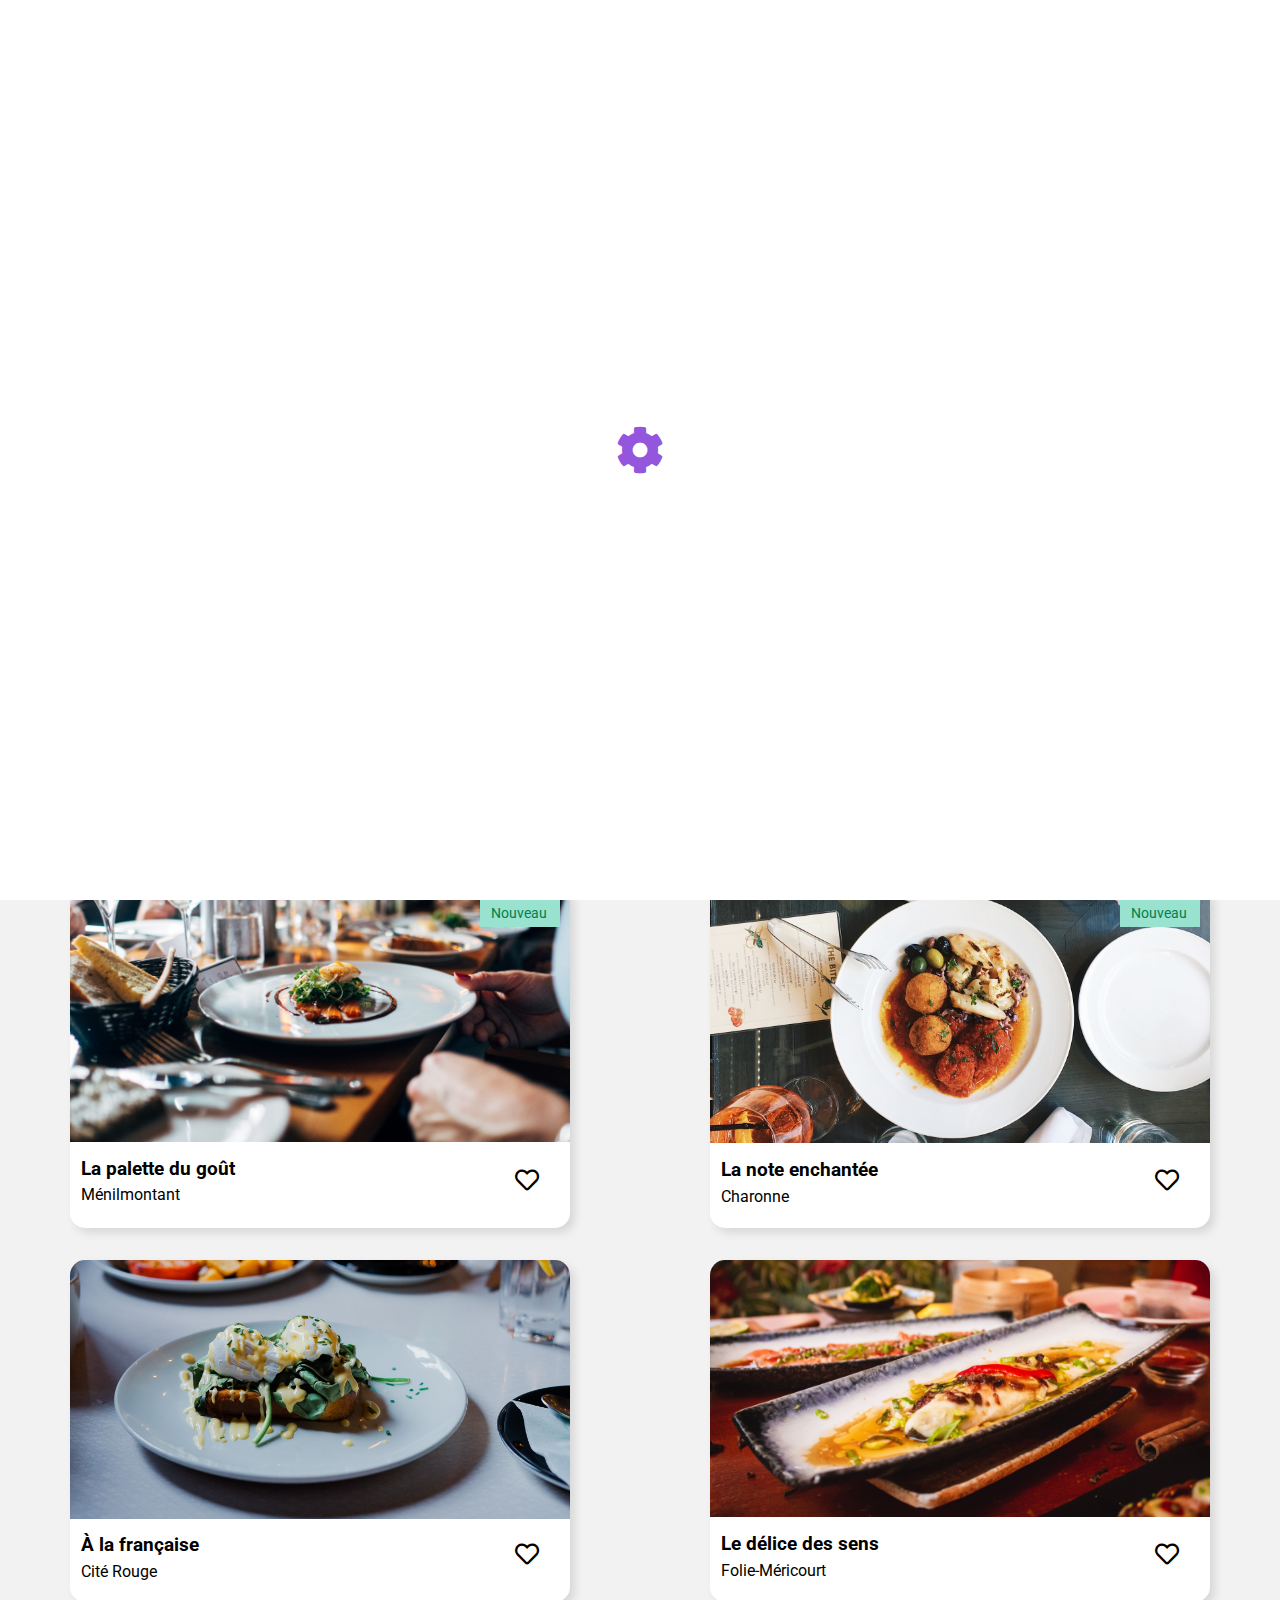
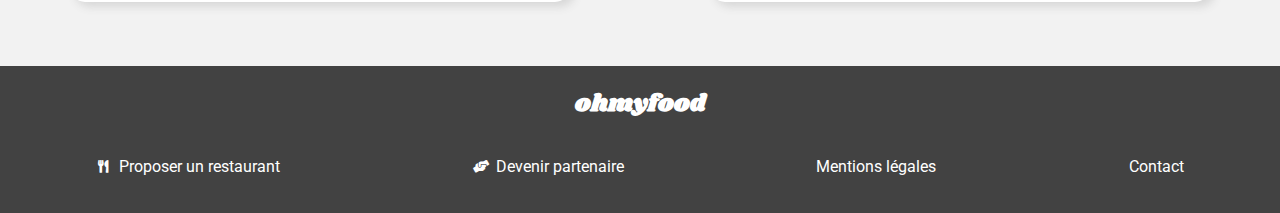
<file: index.html>
<!DOCTYPE html>
<html lang="fr">
<head>
    <meta charset="utf-8">
    <meta name="viewport" content="width=device-width, initial-scale=1">
    <title>Ohmyfood</title>
    <link href="https://fonts.googleapis.com/css2?family=Roboto&family=Shrikhand&display=swap" rel="stylesheet"> 
    <link rel="stylesheet" href="https://cdnjs.cloudflare.com/ajax/libs/font-awesome/5.15.2/css/all.min.css">
    <link rel="stylesheet" href="css/style.css">
</head>
  
<body>
    <div class="loading-spinner">
        <i class="fas fa-cog fa-3x fa-spin"></i>  
    </div>
    <header>
        <a href="#" class="logo">
            <img src="images/logo/ohmyfood.png" alt="Logo Ohmyfood">
        </a>
    </header>
    <main>
        <p class="main__location"><i class="fas fa-map-marker-alt"></i> Paris, Belleville</p>
        <header>
            <h1>Réservez le menu qui vous convient</h1>
            <p>Découvrez des restaurants d'exception, séléctionnés par nos soins.</p>
            <a href="#ancre-restaurants" class="bouton">Explorer nos restaurants</a>
        </header>
        <section class="main__fonctionnement">
            <h2>Fonctionnement</h2>
            <ul>
                <li>
                    <span>1</span>
                    <i class="fas fa-mobile-alt"></i>
                    <p class="main__fonctionnement--text">Choisissez un restaurant</p>
                </li>
                <li>
                    <span>2</span>
                    <i class="fas fa-list-ul"></i>
                    <p class="main__fonctionnement--text">Composez votre menu</p>
                </li>
                <li>
                    <span>3</span>
                    <i class="fas fa-store"></i>
                    <p class="main__fonctionnement--text">Dégustez au restaurant</p>
                </li>
            </ul>
        </section>
        <section class="main__restaurant">
            <h2 id="ancre-restaurants">Restaurants</h2>   
            <div class="main__carte">      
                <figure>
                    <a href="menu/la-palette-du-gout.html">
                        <img src="images/phone/palette-phone.jpg" alt="Restaurant La palette du goût">
                    </a>             
                    <figcaption>
                        <a href="menu/la-palette-du-gout.html">
                            <h3>La palette du goût</h3>
                            <p>Ménilmontant</p>
                        </a>
                        <div class="index__coeur">
                            <i class="far fa-heart"></i>
                            <i class="fas fa-heart coeur--full"></i>
                        </div>
                        <p class="restaurant--new">Nouveau</p>
                    </figcaption>
                </figure> 
                <figure>
                    <a href="menu/la-note-enchantee.html">
                        <img src="images/phone/note-enchantee-phone.jpg" alt="Restaurant La note enchantée">
                    </a>
                    <figcaption>
                        <a href="menu/la-note-enchantee.html">
                            <h3>La note enchantée</h3>
                            <p>Charonne</p>
                        </a>
                        <div class="index__coeur">
                            <i class="far fa-heart"></i>
                            <i class="fas fa-heart coeur--full"></i>
                        </div>
                        <p class="restaurant--new">Nouveau</p>
                    </figcaption>
                </figure>
                <figure>
                    <a href="menu/a-la-francaise.html">
                        <img src="images/phone/a-la-francaise-phone.jpg" alt="Restaurant À la française">
                    </a>
                    <figcaption>
                        <a href="menu/a-la-francaise.html">
                            <h3>À la française</h3>
                            <p>Cité Rouge</p>
                        </a>
                        <div class="index__coeur">
                            <i class="far fa-heart"></i>
                            <i class="fas fa-heart coeur--full"></i>
                        </div>
                    </figcaption>
                </figure>
                <figure>
                    <a href="menu/le-delice-des-sens.html">
                        <img src="images/phone/delice-des-sens-phone.jpg" alt="Restaurant Le délice des sens">
                    </a>
                    <figcaption>
                        <a href="menu/le-delice-des-sens.html">
                            <h3>Le délice des sens</h3>
                            <p>Folie-Méricourt</p>
                        </a>
                        <div class="index__coeur">
                            <i class="far fa-heart"></i>
                            <i class="fas fa-heart coeur--full"></i>
                        </div>
                    </figcaption>
                </figure>
            </div> 
        </section>
    </main>
    <footer>
        <h2 class="police--shrikhand">ohmyfood</h2>
        <ul>
            <li>
                <a href="#"><i class="fas fa-utensils"></i>Proposer un restaurant</a>
            </li>
            <li>
                <a href="#"><i class="fas fa-hands-helping"></i>Devenir partenaire</a>
            </li>
            <li>
                <a href="#">Mentions légales</a>
            </li>
            <li>
                <a href="mailto:ohmyfood@gmail.com">Contact</a>
            </li>
        </ul>
    </footer>
</body>
</file>
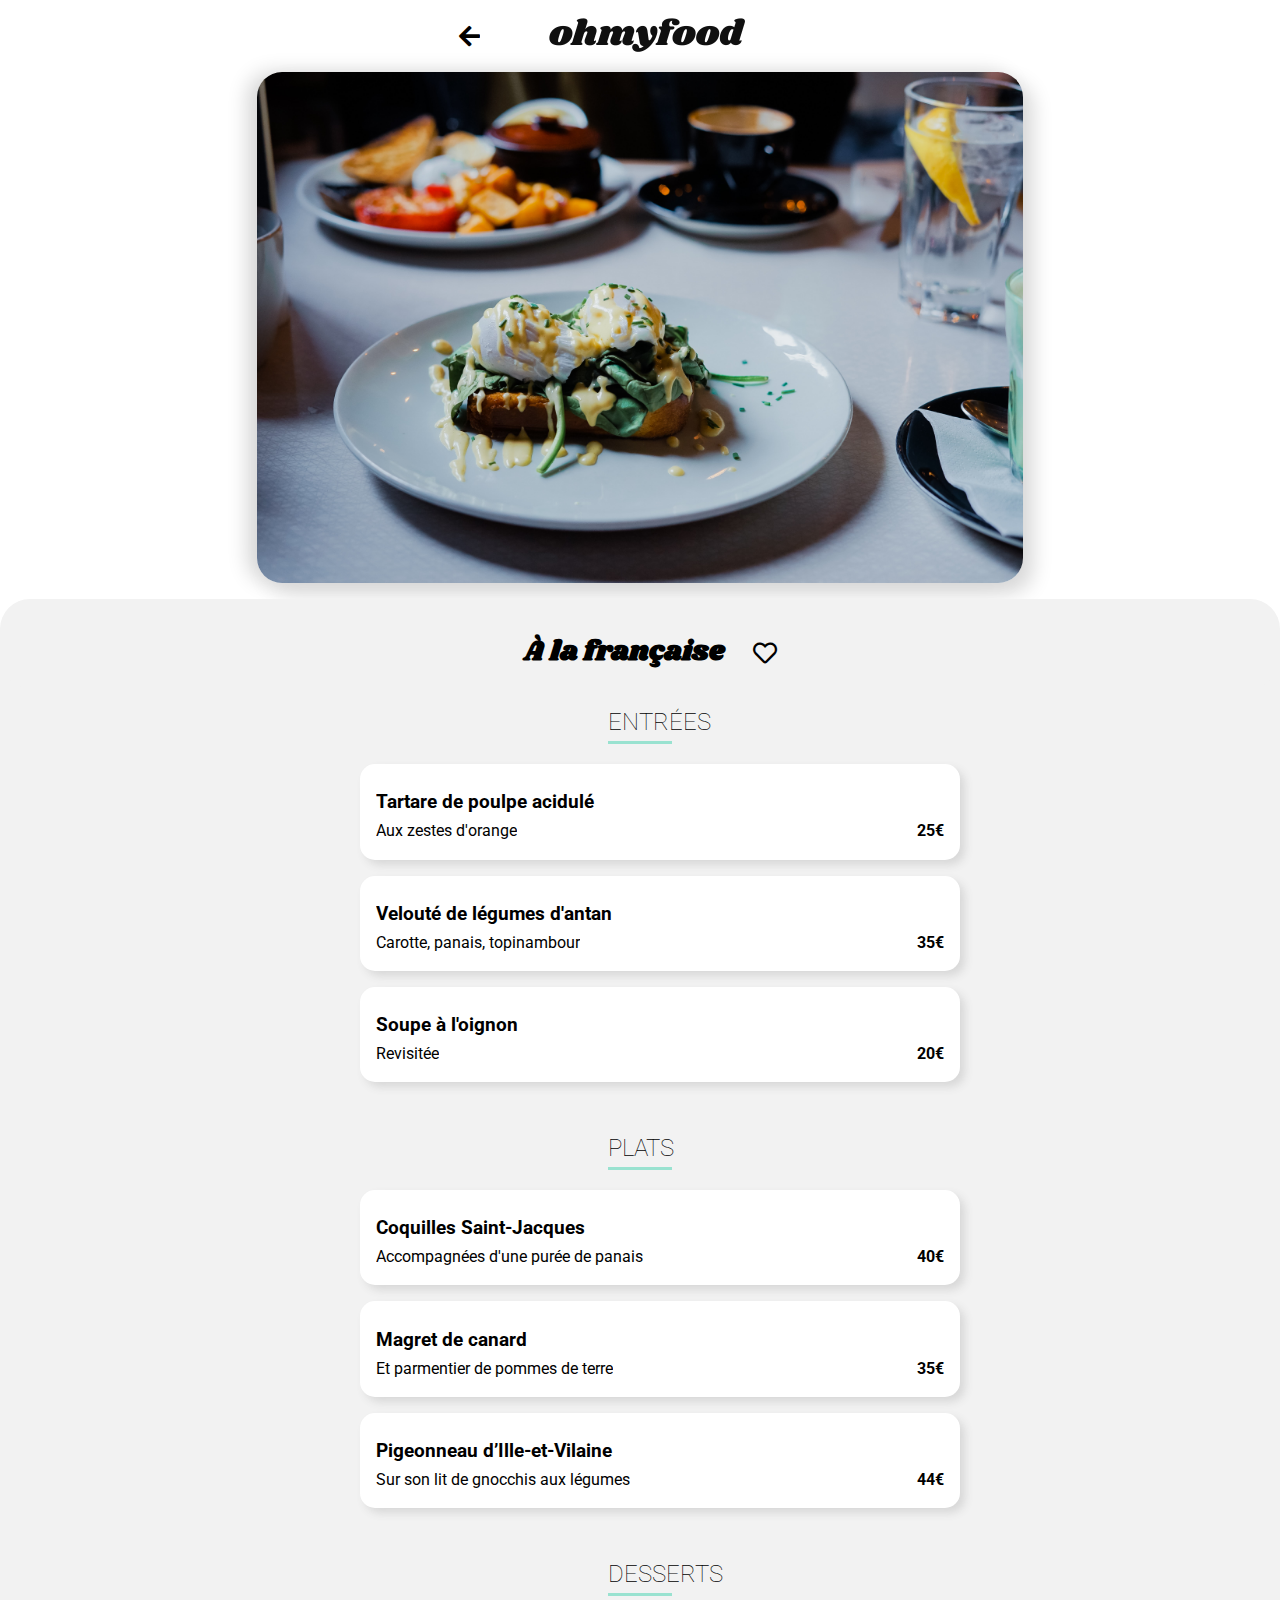
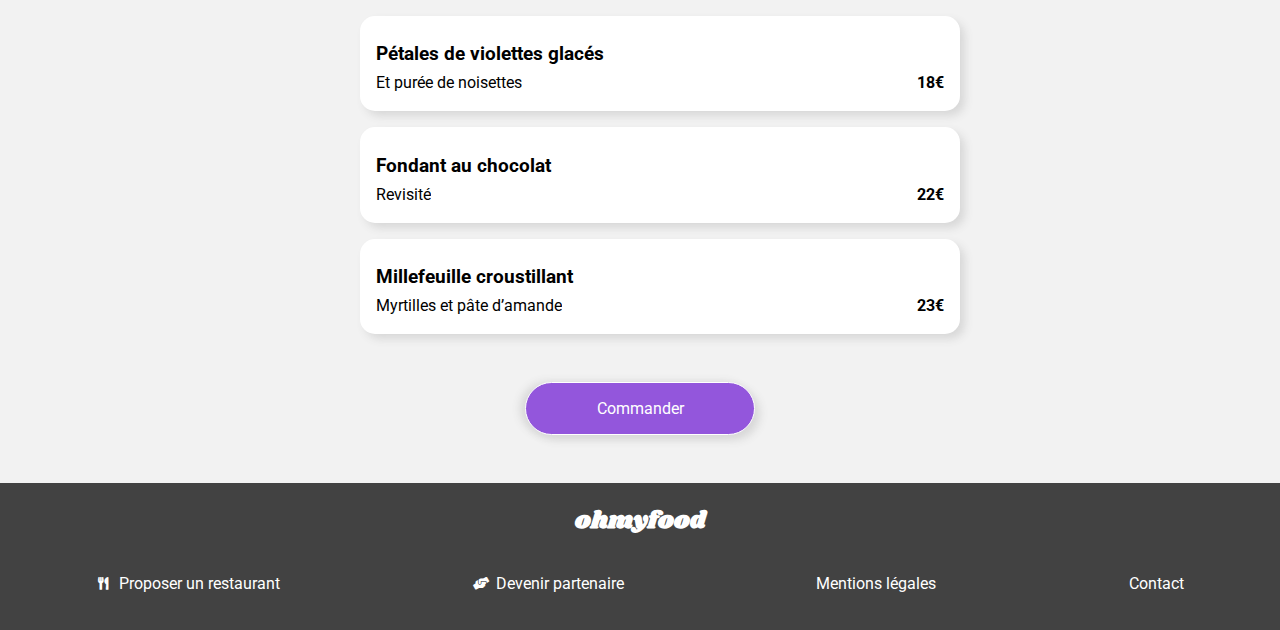
<file: menu/a-la-francaise.html>
<!DOCTYPE html>
<html lang="fr">
<head>
    <meta charset="utf-8">
    <meta name="viewport" content="width=device-width, initial-scale=1">
    <title>À la française</title>
    <link href="https://fonts.googleapis.com/css2?family=Roboto&family=Shrikhand&display=swap" rel="stylesheet"> 
    <link rel="stylesheet" href="https://cdnjs.cloudflare.com/ajax/libs/font-awesome/5.15.2/css/all.min.css">
    <link rel="stylesheet" href="../css/style.css">
</head>

<body>
    <header class="header__menu">
        <a href="../index.html"><i class="fas fa-arrow-left"></i></a>
        <a href="#" class="logo">
            <img src="../images/logo/ohmyfood.png" alt="Logo Ohmyfood">
        </a>
    </header>
    <main class="main__menu">
        <header class="menu__image">
            <img src="../images/restaurants/toa-heftiba-DQKerTsQwi0-unsplash.jpg" alt="Restaurant À la françaiset">
        </header> 
        <section class="main__titre">
            <h1 class="police--shrikhand">À la française</h1>
            <div class="coeur--menu">
                <i class="far fa-heart"></i>
                <i class="fas fa-heart coeur--full--menu"></i>
            </div>
        </section>      
        <section class="main__item">
            <h2>Entrées</h2>
            <ul>
                <li class="menu_li_un">
                    <h3 class="main_menu--text">Tartare de poulpe acidulé</h3>
                    <div class="main_menu_div">
                        <p class="main_menu--text">Aux zestes d'orange</p>
                        <p class="main_menu--price">25€</p>
                    </div>
                    <div class="main_menu--check">
                        <i class="fas fa-check-circle fa-lg"></i>
                    </div>
                </li>
                <li class="menu_li_deux">
                    <h3 class="main_menu--text">Velouté de légumes d'antan</h3>
                    <div class="main_menu_div">
                        <p class="main_menu--text">Carotte, panais, topinambour</p>
                        <p class=" main_menu--price">35€</p>
                    </div>
                    <div class="main_menu--check">
                        <i class="fas fa-check-circle fa-lg"></i>
                    </div>
                </li>
                <li class="menu_li_trois">
                    <h3 class="main_menu--text">Soupe à l'oignon</h3>
                    <div class="main_menu_div">
                        <p class="main_menu--text">Revisitée</p>
                        <p class="main_menu--price">20€</p>
                    </div>
                    <div class="main_menu--check">
                        <i class="fas fa-check-circle fa-lg"></i>
                    </div>
                </li>
            </ul>
        </section>
        <section class="main__item">
            <h2>Plats</h2>
            <ul>
                <li class="menu_li_quatre">
                    <h3 class="main_menu--text">Coquilles Saint-Jacques</h3>
                    <div class="main_menu_div">
                        <p class="main_menu--text">Accompagnées d'une purée de panais</p>
                        <p class="main_menu--price">40€</p>
                    </div>
                    <div class="main_menu--check">
                        <i class="fas fa-check-circle fa-lg"></i>
                    </div>
                </li>
                <li class="menu_li_cinq">
                    <h3 class="main_menu--text">Magret de canard</h3>
                    <div class="main_menu_div">
                        <p class="main_menu--text">Et parmentier de pommes de terre</p>
                        <p class="main_menu--price">35€</p>
                    </div>
                    <div class="main_menu--check">
                        <i class="fas fa-check-circle fa-lg"></i>
                    </div>
                </li>
                <li class="menu_li_six">
                    <h3 class="main_menu--text">Pigeonneau d’Ille-et-Vilaine</h3>
                    <div class="main_menu_div">
                        <p class="main_menu--text">Sur son lit de gnocchis aux légumes</p>
                        <p class="main_menu--price">44€</p>
                    </div>
                    <div class="main_menu--check">
                        <i class="fas fa-check-circle fa-lg"></i>
                    </div>
                </li>
            </ul>
        </section>
        <section class="main__item">
            <h2>Desserts</h2>
            <ul>
                <li class="menu_li_sept">
                    <h3 class="main_menu--text">Pétales de violettes glacés</h3>
                    <div class="main_menu_div">
                        <p class="main_menu--text">Et purée de noisettes</p>
                        <p class="main_menu--price">18€</p>
                    </div>
                    <div class="main_menu--check">
                        <i class="fas fa-check-circle fa-lg"></i>
                    </div>
                </li>
                <li class="menu_li_huit">
                    <h3 class="main_menu--text">Fondant au chocolat</h3>
                    <div class="main_menu_div">
                        <p class="main_menu--text">Revisité</p>
                        <p class="main_menu--price">22€</p>
                    </div>
                    <div class="main_menu--check">
                        <i class="fas fa-check-circle fa-lg"></i>
                    </div>
                </li>
                <li class="menu_li_neuf">
                    <h3 class="main_menu--text">Millefeuille croustillant</h3>
                    <div class="main_menu_div">
                        <p class="main_menu--text">Myrtilles et pâte d’amande</p>
                        <p class="main_menu--price">23€</p>
                    </div>
                    <div class="main_menu--check">
                        <i class="fas fa-check-circle fa-lg"></i>
                    </div>
                </li>
            </ul>
        </section>
        <a href="#" class="bouton">Commander</a>
    </main>
    <footer>
        <h2 class="police--shrikhand">ohmyfood
        </h2>
        <ul>
            <li>
                <a href="#"><i class="fas fa-utensils"></i>Proposer un restaurant</a>
            </li>
            <li>
                <a href="#"><i class="fas fa-hands-helping"></i>Devenir partenaire</a>
            </li>
            <li>
                <a href="#">Mentions légales</a>
            </li>
            <li>
                <a href="mailto:ohmyfood@gmail.com">Contact</a>
            </li>
        </ul>
    </footer>
</body>
</file>
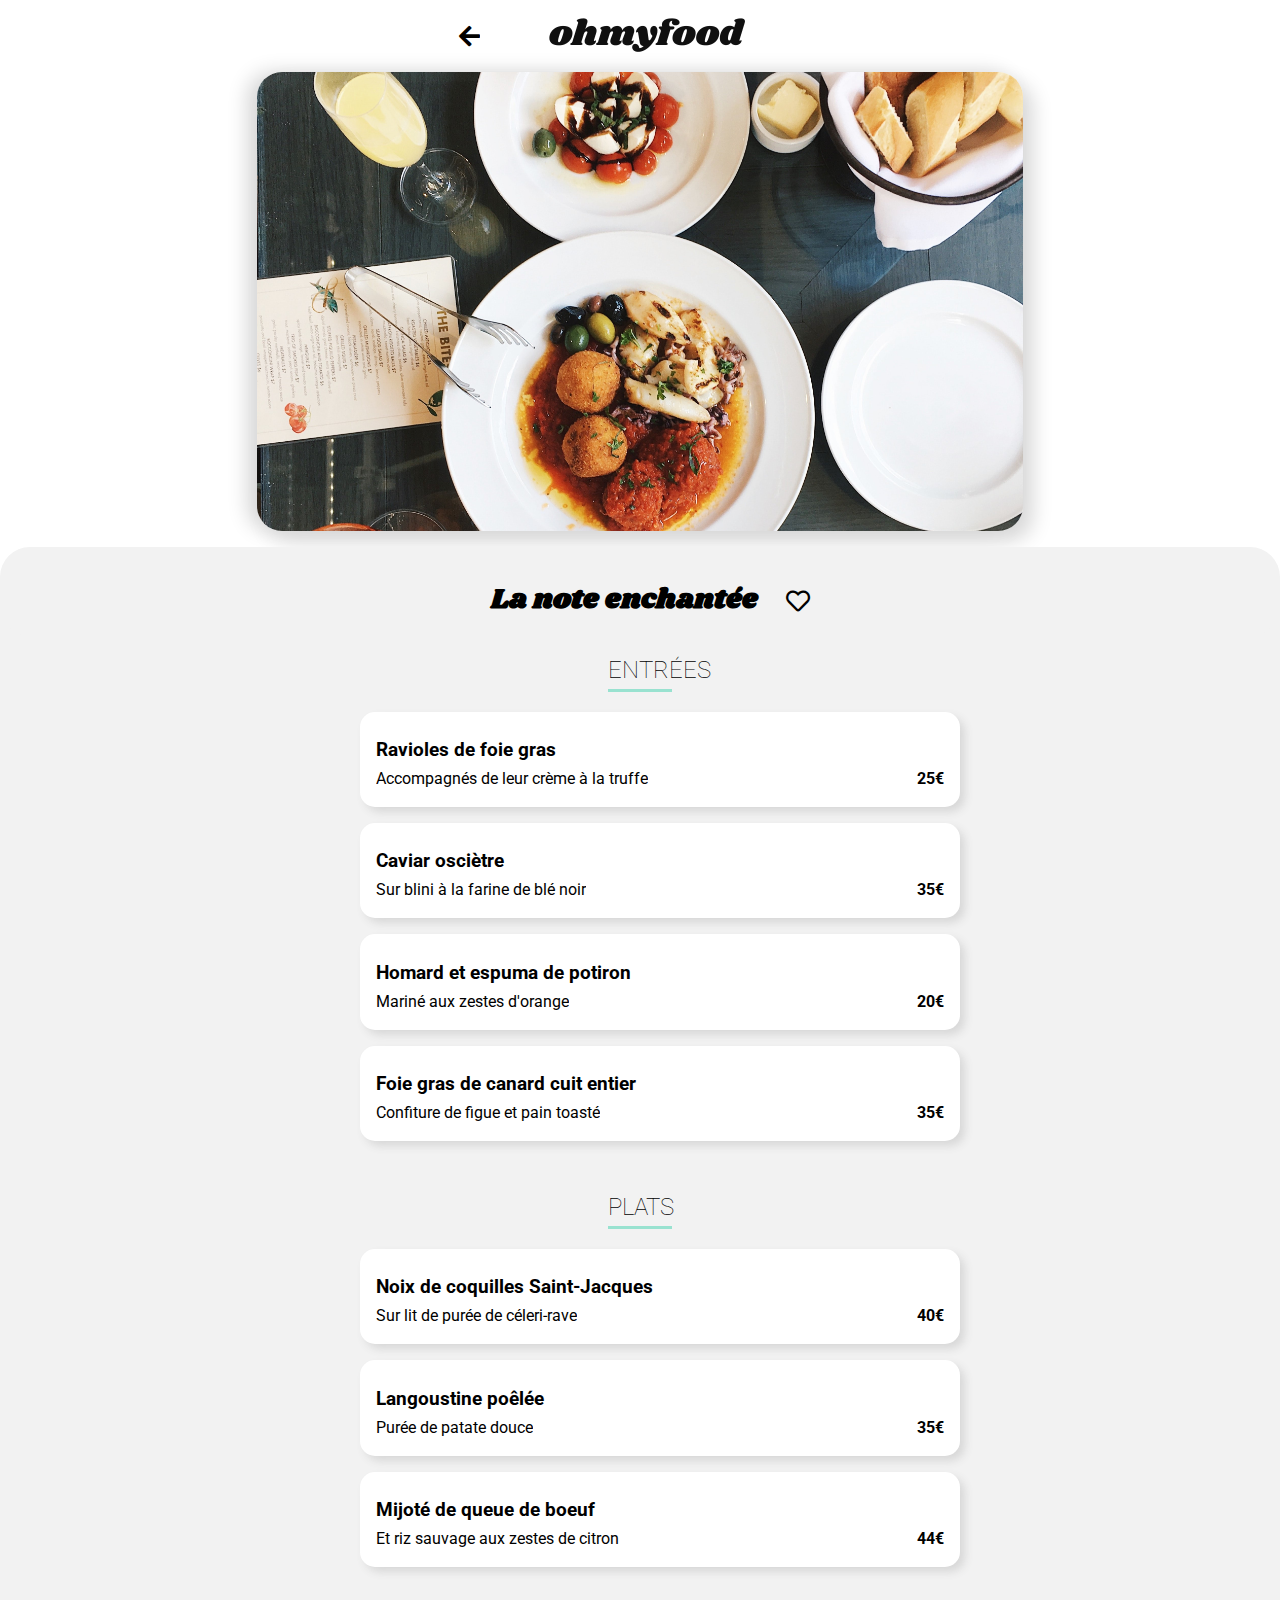
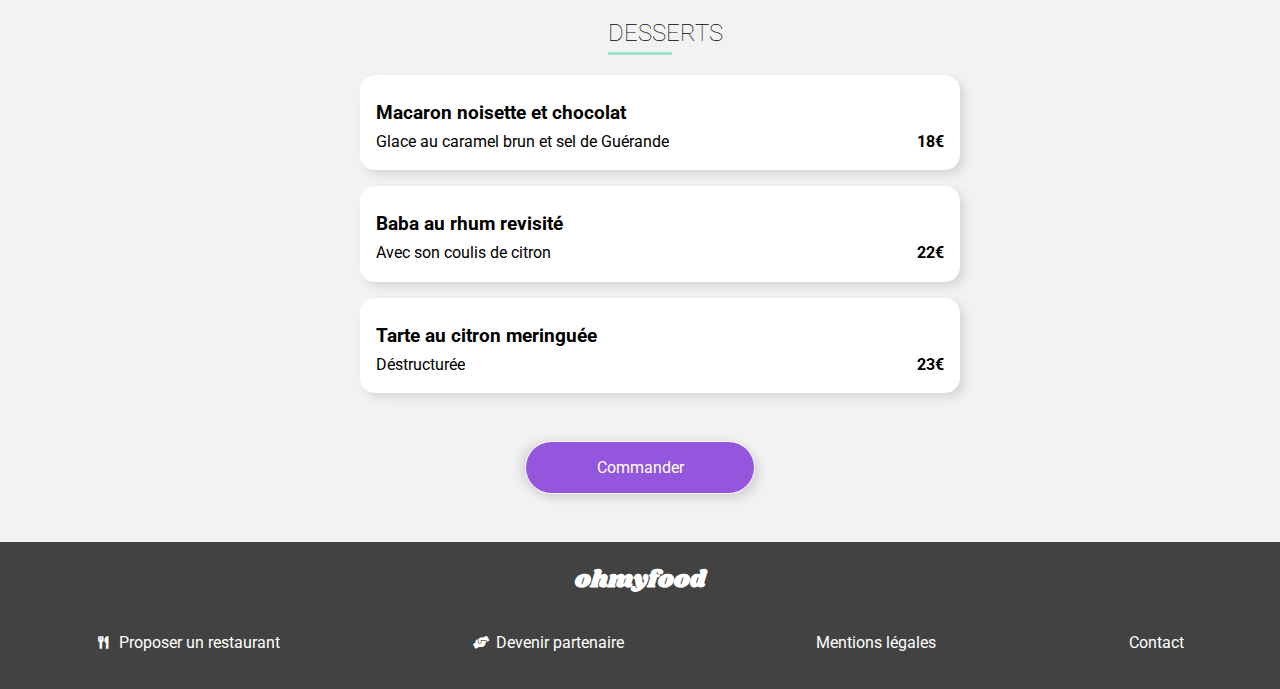
<file: menu/la-note-enchantee.html>
<!DOCTYPE html>
<html lang="fr">
<head>
    <meta charset="utf-8">
    <meta name="viewport" content="width=device-width, initial-scale=1">
    <title>La note enchantée</title>
    <link href="https://fonts.googleapis.com/css2?family=Roboto&family=Shrikhand&display=swap" rel="stylesheet"> 
    <link rel="stylesheet" href="https://cdnjs.cloudflare.com/ajax/libs/font-awesome/5.15.2/css/all.min.css">
    <link rel="stylesheet" href="../css/style.css">
</head>

<body>
    <header class="header__menu">
        <a href="../index.html"><i class="fas fa-arrow-left"></i></a>
        <a href="#" class="logo">
            <img src="../images/logo/ohmyfood.png" alt="Logo Ohmyfood">
        </a>
    </header>
    <main class="main__menu">
        <header class="menu__image">
            <img src="../images/phone/note-menu.jpg" alt="Restaurant La note enchantée">
        </header> 
        <section class="main__titre">
            <h1 class="police--shrikhand">La note enchantée</h1>
            <div class="coeur--menu">
                <i class="far fa-heart"></i>
                <i class="fas fa-heart coeur--full--menu"></i>
            </div>
        </section>      
        <section class="main__item">
            <h2>Entrées</h2>
            <ul>
                <li class="menu_li_un">
                    <h3 class="main_menu--text">Ravioles de foie gras</h3>
                    <div class="main_menu_div">
                        <p class="main_menu--text">Accompagnés de leur crème à la truffe</p>
                        <p class="main_menu--price">25€</p>
                    </div>
                    <div class="main_menu--check">
                        <i class="fas fa-check-circle fa-lg"></i>
                    </div>
                </li>
                <li class="menu_li_deux">
                    <h3 class="main_menu--text">Caviar osciètre</h3>
                    <div class="main_menu_div">
                        <p class="main_menu--text">Sur blini à la farine de blé noir</p>
                        <p class=" main_menu--price">35€</p>
                    </div>
                    <div class="main_menu--check">
                        <i class="fas fa-check-circle fa-lg"></i>
                    </div>
                </li>
                <li class="menu_li_trois">
                    <h3 class="main_menu--text">Homard et espuma de potiron</h3>
                    <div class="main_menu_div">
                        <p class="main_menu--text">Mariné aux zestes d'orange</p>
                        <p class="main_menu--price">20€</p>
                    </div>
                    <div class="main_menu--check">
                        <i class="fas fa-check-circle fa-lg"></i>
                    </div>
                </li>
                <li class="menu_li_quatre">
                    <h3 class="main_menu--text">Foie gras de canard cuit entier</h3>
                    <div class="main_menu_div">
                        <p class="main_menu--text">Confiture de figue et pain toasté</p>
                        <p class="main_menu--price">35€</p>
                    </div>
                    <div class="main_menu--check">
                        <i class="fas fa-check-circle fa-lg"></i>
                    </div>
                </li>
            </ul>
        </section>
        <section class="main__item">
            <h2>Plats</h2>
            <ul>
                <li class="menu_li_cinq">
                    <h3 class="main_menu--text">Noix de coquilles Saint-Jacques</h3>
                    <div class="main_menu_div">
                        <p class="main_menu--text">Sur lit de purée de céleri-rave</p>
                        <p class="main_menu--price">40€</p>
                    </div>
                    <div class="main_menu--check">
                        <i class="fas fa-check-circle fa-lg"></i>
                    </div>
                </li>
                <li class="menu_li_six">
                    <h3 class="main_menu--text">Langoustine poêlée</h3>
                    <div class="main_menu_div">
                        <p class="main_menu--text">Purée de patate douce</p>
                        <p class="main_menu--price">35€</p>
                    </div>
                    <div class="main_menu--check">
                        <i class="fas fa-check-circle fa-lg"></i>
                    </div>
                </li>
                <li class="menu_li_sept">
                    <h3 class="main_menu--text">Mijoté de queue de boeuf </h3>
                    <div class="main_menu_div">
                        <p class="main_menu--text">Et riz sauvage aux zestes de citron</p>
                        <p class="main_menu--price">44€</p>
                    </div>
                    <div class="main_menu--check">
                        <i class="fas fa-check-circle fa-lg"></i>
                    </div>
                </li>
            </ul>
        </section>
        <section class="main__item">
            <h2>Desserts</h2>
            <ul>
                <li class="menu_li_huit">
                    <h3 class="main_menu--text">Macaron noisette et chocolat</h3>
                    <div class="main_menu_div">
                        <p class="main_menu--text">Glace au caramel brun et sel de Guérande</p>
                        <p class="main_menu--price">18€</p>
                    </div>
                    <div class="main_menu--check">
                        <i class="fas fa-check-circle fa-lg"></i>
                    </div>
                </li>
                <li class="menu_li_neuf">
                    <h3 class="main_menu--text">Baba au rhum revisité </h3>
                    <div class="main_menu_div">
                        <p class="main_menu--text">Avec son coulis de citron</p>
                        <p class="main_menu--price">22€</p>
                    </div>
                    <div class="main_menu--check">
                        <i class="fas fa-check-circle fa-lg"></i>
                    </div>
                </li>
                <li class="menu_li_dix">
                    <h3 class="main_menu--text">Tarte au citron meringuée </h3>
                    <div class="main_menu_div">
                        <p class="main_menu--text">Déstructurée</p>
                        <p class="main_menu--price">23€</p>
                    </div>
                    <div class="main_menu--check">
                        <i class="fas fa-check-circle fa-lg"></i>
                    </div>
                </li>
            </ul>
        </section>
        <a href="#" class="bouton">Commander</a>
    </main>
    <footer>
        <h2 class="police--shrikhand">ohmyfood
        </h2>
        <ul>
            <li>
                <a href="#"><i class="fas fa-utensils"></i>Proposer un restaurant</a>
            </li>
            <li>
                <a href="#"><i class="fas fa-hands-helping"></i>Devenir partenaire</a>
            </li>
            <li>
                <a href="#">Mentions légales</a>
            </li>
            <li>
                <a href="mailto:ohmyfood@gmail.com">Contact</a>
            </li>
        </ul>
    </footer>
</body>
</file>
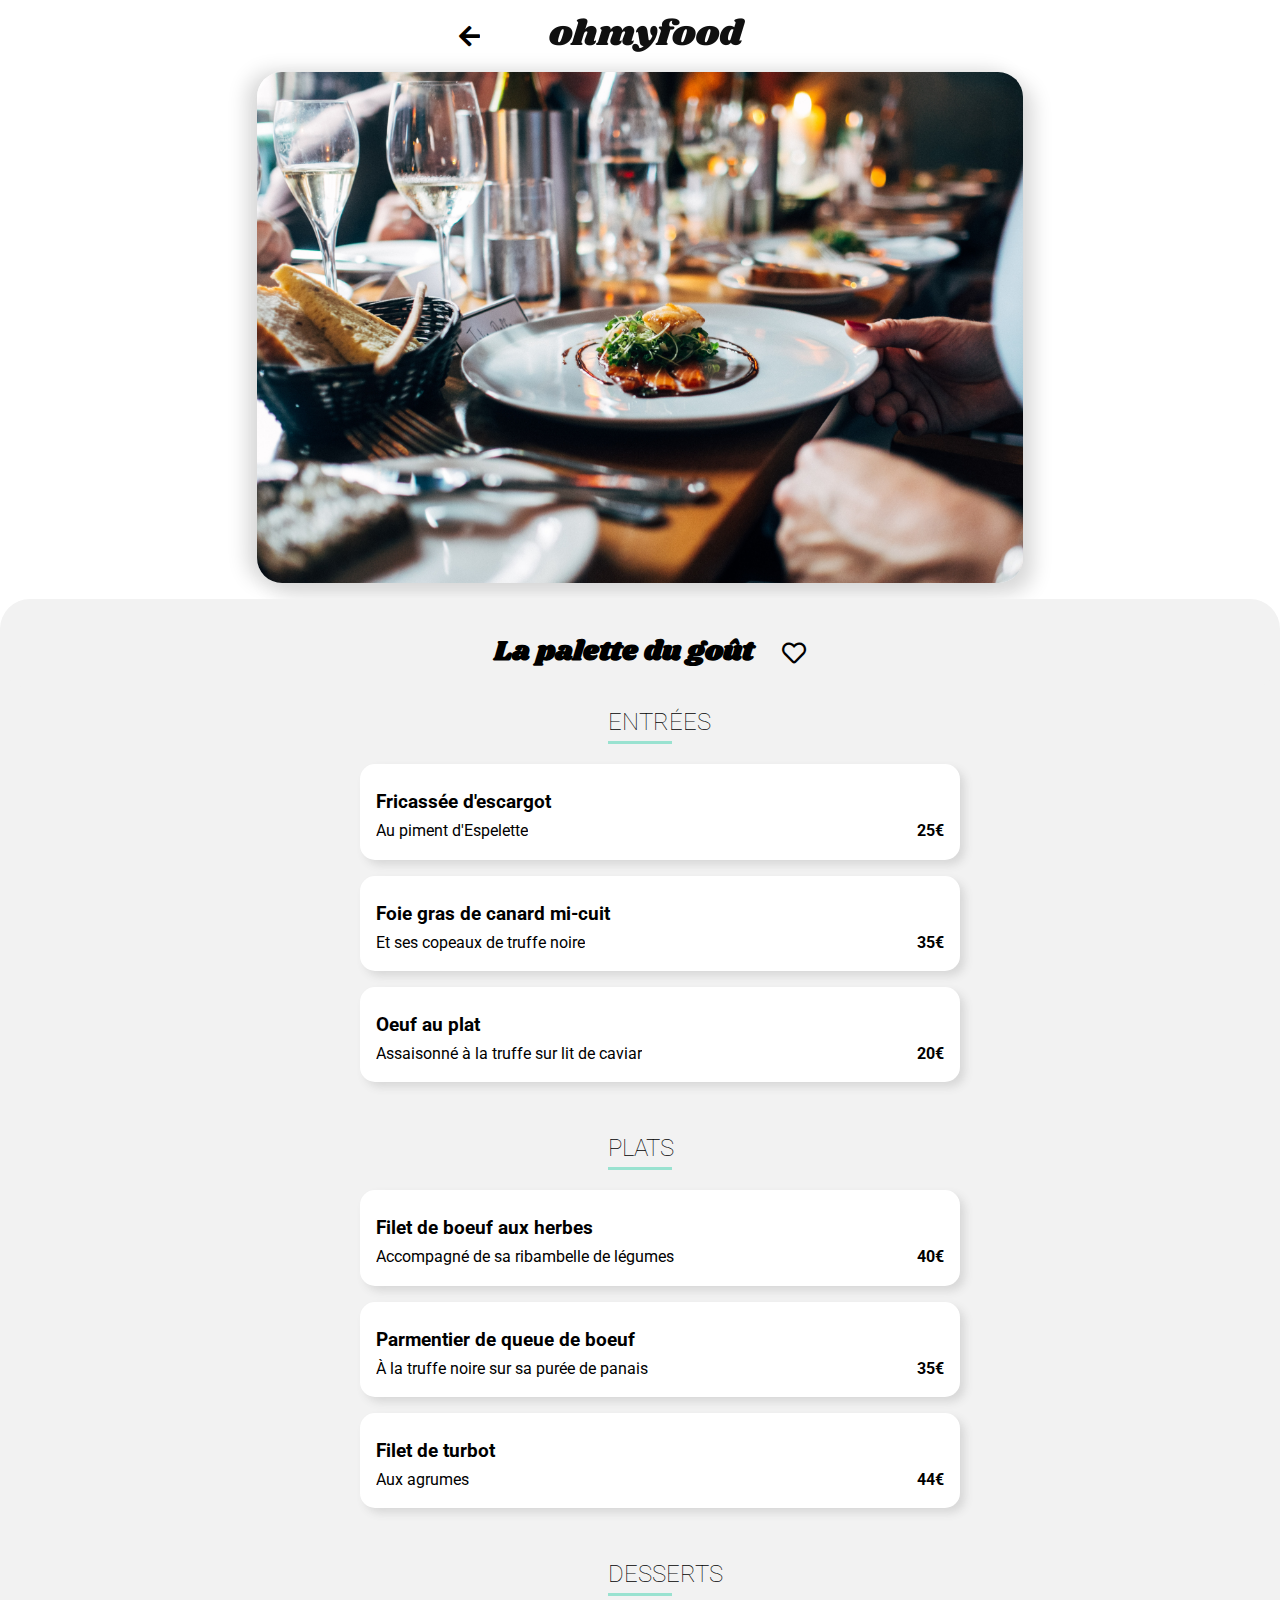
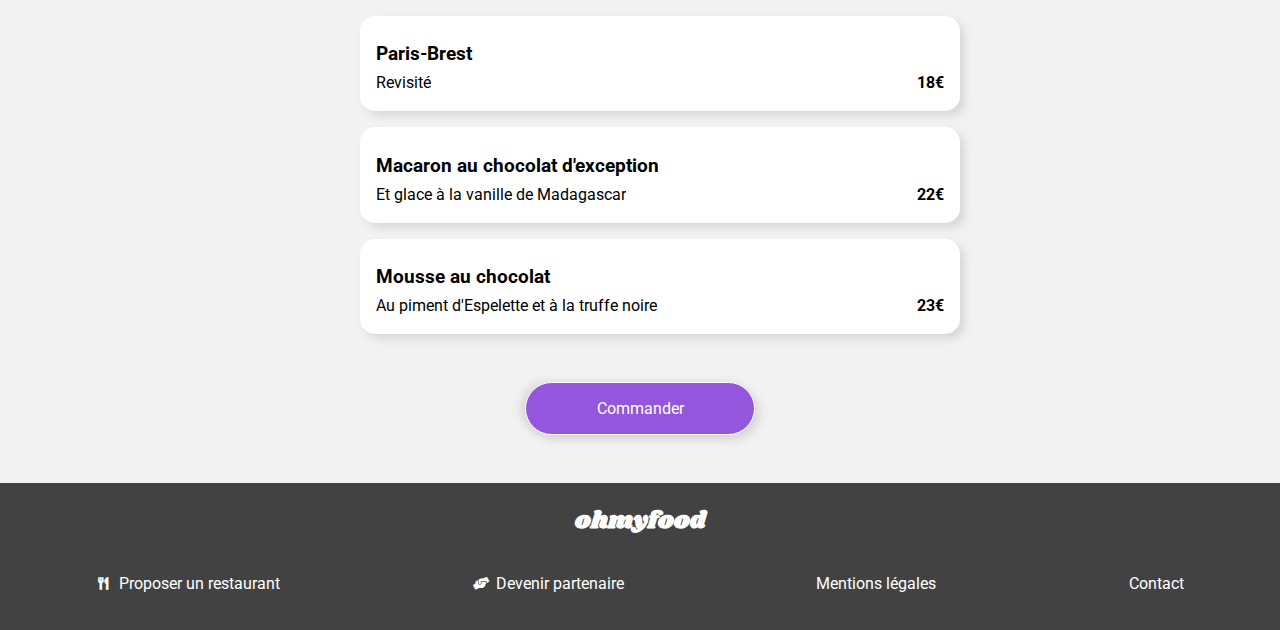
<file: menu/la-palette-du-gout.html>
<!DOCTYPE html>
<html lang="fr">
<head>
    <meta charset="utf-8">
    <meta name="viewport" content="width=device-width, initial-scale=1">
    <title>La palette du goût</title>
    <link href="https://fonts.googleapis.com/css2?family=Roboto&family=Shrikhand&display=swap" rel="stylesheet"> 
    <link rel="stylesheet" href="https://cdnjs.cloudflare.com/ajax/libs/font-awesome/5.15.2/css/all.min.css">
    <link rel="stylesheet" href="../css/style.css">
</head>

<body>
    <header class="header__menu">
        <a href="../index.html"><i class="fas fa-arrow-left"></i></a>
        <a href="#" class="logo">
            <img src="../images/logo/ohmyfood.png" alt="Logo Ohmyfood">
        </a>
    </header>
    <main class="main__menu">
        <header class="menu__image">
            <img src="../images/restaurants/jay-wennington-N_Y88TWmGwA-unsplash.jpg" alt="Restaurant La palette du goût">
        </header> 
        <section class="main__titre">
            <h1 class="police--shrikhand">La palette du goût</h1>
            <div class="coeur--menu">
                <i class="far fa-heart"></i>
                <i class="fas fa-heart coeur--full--menu"></i>
            </div>
        </section>      
        <section class="main__item">
            <h2>Entrées</h2>
            <ul>
                <li class="menu_li_un">
                    <h3 class="main_menu--text">Fricassée d'escargot</h3>
                    <div class="main_menu_div">
                        <p class="main_menu--text">Au piment d'Espelette</p>
                        <p class="main_menu--price">25€</p>
                    </div>
                    <div class="main_menu--check">
                        <i class="fas fa-check-circle fa-lg"></i>
                    </div>
                </li>
                <li class="menu_li_deux">
                    <h3 class="main_menu--text">Foie gras de canard mi-cuit</h3>
                    <div class="main_menu_div">
                        <p class="main_menu--text">Et ses copeaux de truffe noire</p>
                        <p class=" main_menu--price">35€</p>
                    </div>
                    <div class="main_menu--check">
                        <i class="fas fa-check-circle fa-lg"></i>
                    </div>
                </li>
                <li class="menu_li_trois">
                    <h3 class="main_menu--text">Oeuf au plat</h3>
                    <div class="main_menu_div">
                        <p class="main_menu--text">Assaisonné à la truffe sur lit de caviar</p>
                        <p class="main_menu--price">20€</p>
                    </div>
                    <div class="main_menu--check">
                        <i class="fas fa-check-circle fa-lg"></i>
                    </div>
                </li>
            </ul>
        </section>
        <section class="main__item">
            <h2>Plats</h2>
            <ul>
                <li class="menu_li_quatre">
                    <h3 class="main_menu--text">Filet de boeuf aux herbes</h3>
                    <div class="main_menu_div">
                        <p class="main_menu--text">Accompagné de sa ribambelle de légumes</p>
                        <p class="main_menu--price">40€</p>
                    </div>
                    <div class="main_menu--check">
                        <i class="fas fa-check-circle fa-lg"></i>
                    </div>
                </li>
                <li class="menu_li_cinq">
                    <h3 class="main_menu--text">Parmentier de queue de boeuf</h3>
                    <div class="main_menu_div">
                        <p class="main_menu--text">À la truffe noire sur sa purée de panais</p>
                        <p class="main_menu--price">35€</p>
                    </div>
                    <div class="main_menu--check">
                        <i class="fas fa-check-circle fa-lg"></i>
                    </div>
                </li>
                <li class="menu_li_six">
                    <h3 class="main_menu--text">Filet de turbot</h3>
                    <div class="main_menu_div">
                        <p class="main_menu--text">Aux agrumes</p>
                        <p class="main_menu--price">44€</p>
                    </div>
                    <div class="main_menu--check">
                        <i class="fas fa-check-circle fa-lg"></i>
                    </div>
                </li>
            </ul>
        </section>
        <section class="main__item">
            <h2>Desserts</h2>
            <ul>
                <li class="menu_li_sept">
                    <h3 class="main_menu--text">Paris-Brest</h3>
                    <div class="main_menu_div">
                        <p class="main_menu--text">Revisité</p>
                        <p class="main_menu--price">18€</p>
                    </div>
                    <div class="main_menu--check">
                        <i class="fas fa-check-circle fa-lg"></i>
                    </div>
                </li>
                <li class="menu_li_huit">
                    <h3 class="main_menu--text">Macaron au chocolat d'exception</h3>
                    <div class="main_menu_div">
                        <p class="main_menu--text">Et glace à la vanille de Madagascar</p>
                        <p class="main_menu--price">22€</p>
                    </div>
                    <div class="main_menu--check">
                        <i class="fas fa-check-circle fa-lg"></i>
                    </div>
                </li>
                <li class="menu_li_neuf">
                    <h3 class="main_menu--text">Mousse au chocolat</h3>
                    <div class="main_menu_div">
                        <p class="main_menu--text">Au piment d'Espelette et à la truffe noire</p>
                        <p class="main_menu--price">23€</p>
                    </div>
                    <div class="main_menu--check">
                        <i class="fas fa-check-circle fa-lg"></i>
                    </div>
                </li>
            </ul>
        </section>
        <a href="#" class="bouton">Commander</a>
    </main>
    <footer>
        <h2 class="police--shrikhand">ohmyfood
        </h2>
        <ul>
            <li>
                <a href="#"><i class="fas fa-utensils"></i>Proposer un restaurant</a>
            </li>
            <li>
                <a href="#"><i class="fas fa-hands-helping"></i>Devenir partenaire</a>
            </li>
            <li>
                <a href="#">Mentions légales</a>
            </li>
            <li>
                <a href="mailto:ohmyfood@gmail.com">Contact</a>
            </li>
        </ul>
    </footer>
</body>
</file>
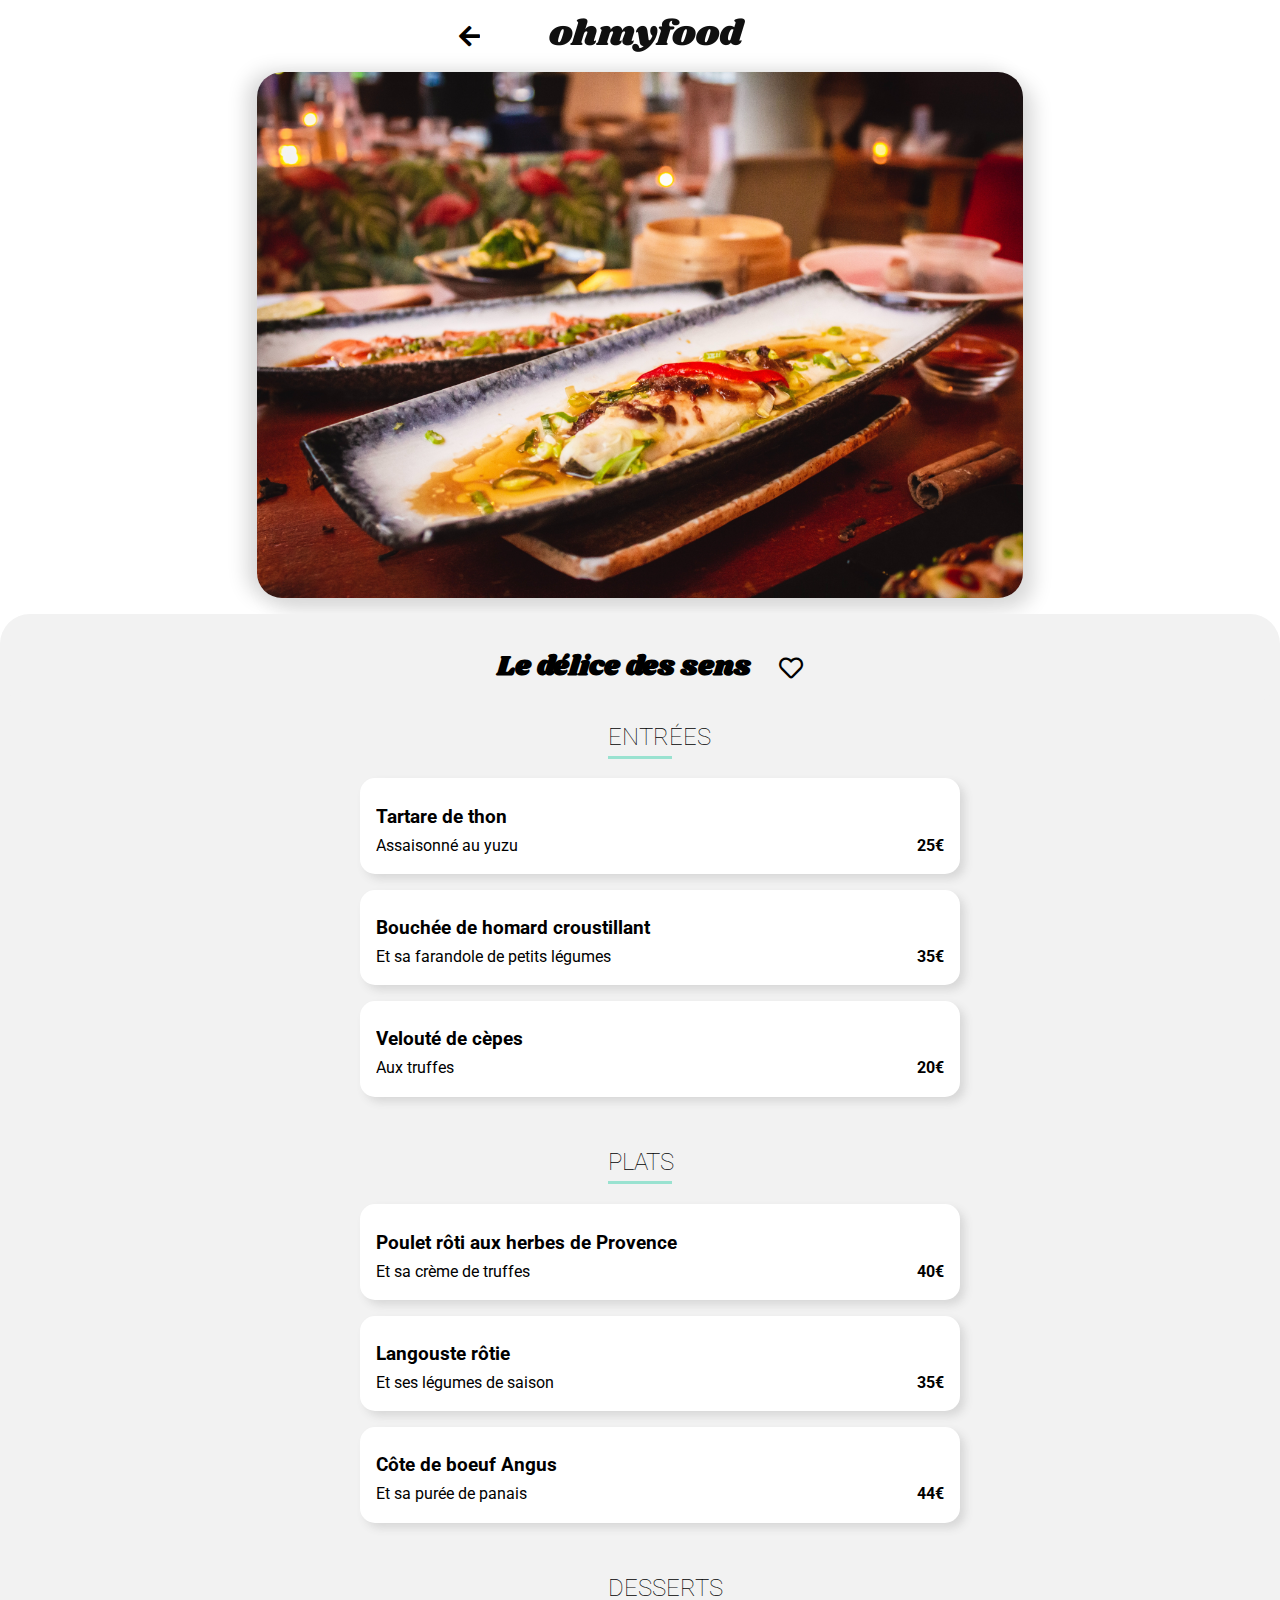
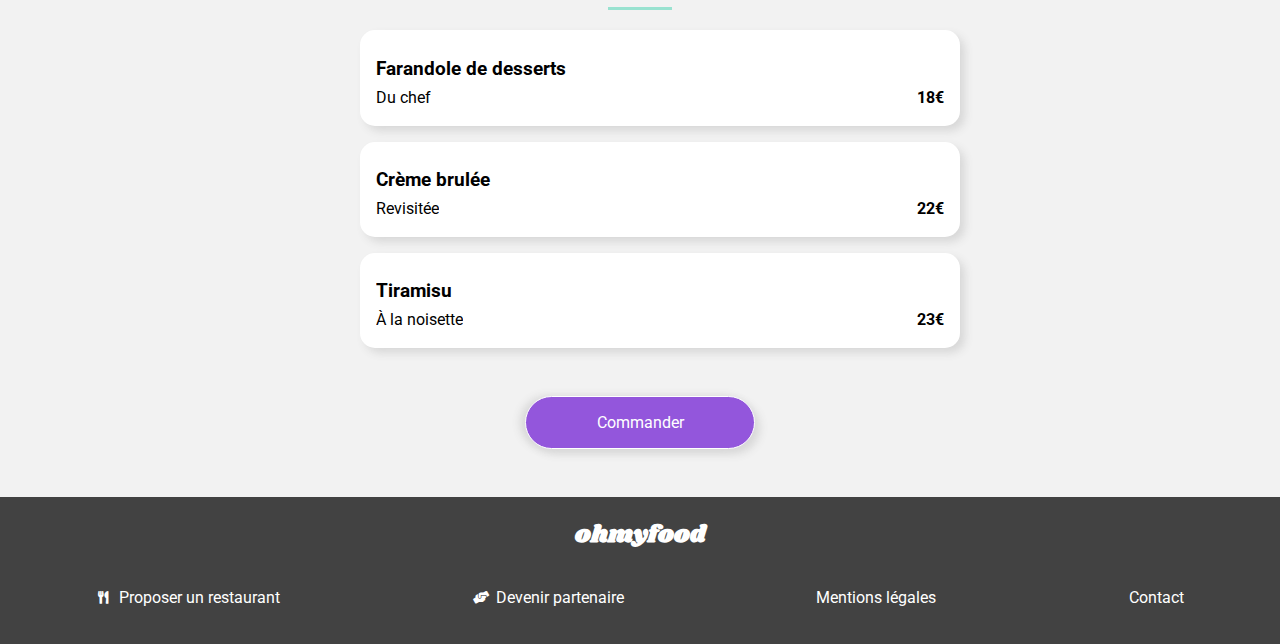
<file: menu/le-delice-des-sens.html>
<!DOCTYPE html>
<html lang="fr">
<head>
    <meta charset="utf-8">
    <meta name="viewport" content="width=device-width, initial-scale=1">
    <title>Le délice des sens</title>
    <link href="https://fonts.googleapis.com/css2?family=Roboto&family=Shrikhand&display=swap" rel="stylesheet"> 
    <link rel="stylesheet" href="https://cdnjs.cloudflare.com/ajax/libs/font-awesome/5.15.2/css/all.min.css">
    <link rel="stylesheet" href="../css/style.css">
</head>

<body>
    <header class="header__menu">
        <a href="../index.html"><i class="fas fa-arrow-left"></i></a>
        <a href="#" class="logo">
            <img src="../images/logo/ohmyfood.png" alt="Logo Ohmyfood">
        </a>
    </header>
    <main class="main__menu">
        <header class="menu__image">
            <img src="../images/restaurants/louis-hansel-shotsoflouis-qNBGVyOCY8Q-unsplash.jpg" alt="Restaurant Le délice des sens">
        </header> 
        <section class="main__titre">
            <h1 class="police--shrikhand">Le délice des sens</h1>
            <div class="coeur--menu">
                <i class="far fa-heart"></i>
                <i class="fas fa-heart coeur--full--menu"></i>
            </div>
        </section>      
        <section class="main__item">
            <h2>Entrées</h2>
            <ul>
                <li class="menu_li_un">
                    <h3 class="main_menu--text">Tartare de thon</h3>
                    <div class="main_menu_div">
                        <p class="main_menu--text">Assaisonné au yuzu</p>
                        <p class="main_menu--price">25€</p>
                    </div>
                    <div class="main_menu--check">
                        <i class="fas fa-check-circle fa-lg"></i>
                    </div>
                </li>
                <li class="menu_li_deux">
                    <h3 class="main_menu--text">Bouchée de homard croustillant </h3>
                    <div class="main_menu_div">
                        <p class="main_menu--text">Et sa farandole de petits légumes</p>
                        <p class=" main_menu--price">35€</p>
                    </div>
                    <div class="main_menu--check">
                        <i class="fas fa-check-circle fa-lg"></i>
                    </div>
                </li>
                <li class="menu_li_trois">
                    <h3 class="main_menu--text">Velouté de cèpes</h3>
                    <div class="main_menu_div">
                        <p class="main_menu--text">Aux truffes</p>
                        <p class="main_menu--price">20€</p>
                    </div>
                    <div class="main_menu--check">
                        <i class="fas fa-check-circle fa-lg"></i>
                    </div>
                </li>
            </ul>
        </section>
        <section class="main__item">
            <h2>Plats</h2>
            <ul>
                <li class="menu_li_quatre">
                    <h3 class="main_menu--text">Poulet rôti aux herbes de Provence</h3>
                    <div class="main_menu_div">
                        <p class="main_menu--text">Et sa crème de truffes</p>
                        <p class="main_menu--price">40€</p>
                    </div>
                    <div class="main_menu--check">
                        <i class="fas fa-check-circle fa-lg"></i>
                    </div>
                </li>
                <li class="menu_li_cinq">
                    <h3 class="main_menu--text">Langouste rôtie</h3>
                    <div class="main_menu_div">
                        <p class="main_menu--text">Et ses légumes de saison</p>
                        <p class="main_menu--price">35€</p>
                    </div>
                    <div class="main_menu--check">
                        <i class="fas fa-check-circle fa-lg"></i>
                    </div>
                </li>
                <li class="menu_li_six">
                    <h3 class="main_menu--text">Côte de boeuf Angus</h3>
                    <div class="main_menu_div">
                        <p class="main_menu--text">Et sa purée de panais</p>
                        <p class="main_menu--price">44€</p>
                    </div>
                    <div class="main_menu--check">
                        <i class="fas fa-check-circle fa-lg"></i>
                    </div>
                </li>
            </ul>
        </section>
        <section class="main__item">
            <h2>Desserts</h2>
            <ul>
                <li class="menu_li_sept">
                    <h3 class="main_menu--text">Farandole de desserts</h3>
                    <div class="main_menu_div">
                        <p class="main_menu--text">Du chef</p>
                        <p class="main_menu--price">18€</p>
                    </div>
                    <div class="main_menu--check">
                        <i class="fas fa-check-circle fa-lg"></i>
                    </div>
                </li>
                <li class="menu_li_huit">
                    <h3 class="main_menu--text">Crème brulée</h3>
                    <div class="main_menu_div">
                        <p class="main_menu--text">Revisitée</p>
                        <p class="main_menu--price">22€</p>
                    </div>
                    <div class="main_menu--check">
                        <i class="fas fa-check-circle fa-lg"></i>
                    </div>
                </li>
                <li class="menu_li_neuf">
                    <h3 class="main_menu--text">Tiramisu</h3>
                    <div class="main_menu_div">
                        <p class="main_menu--text">À la noisette</p>
                        <p class="main_menu--price">23€</p>
                    </div>
                    <div class="main_menu--check">
                        <i class="fas fa-check-circle fa-lg"></i>
                    </div>
                </li>
            </ul>
        </section>
        <a href="#" class="bouton">Commander</a>
    </main>
    <footer>
        <h2 class="police--shrikhand">ohmyfood
        </h2>
        <ul>
            <li>
                <a href="#"><i class="fas fa-utensils"></i>Proposer un restaurant</a>
            </li>
            <li>
                <a href="#"><i class="fas fa-hands-helping"></i>Devenir partenaire</a>
            </li>
            <li>
                <a href="#">Mentions légales</a>
            </li>
            <li>
                <a href="mailto:ohmyfood@gmail.com">Contact</a>
            </li>
        </ul>
    </footer>
</body>
</file>
<file: css/style.css>
:root {
    --purple-color: #9356DC; 
    --pink-color: #FF79DA;
    --green-color: #99E2D0;
    --box-shadow: #D8D8D8;
    --background-color: #F2F2F2;
}
/* Animation loading spinner */
@keyframes loading {
    0% {
        opacity: 1;
    }
    100% {
        opacity: 0;
        z-index: -1;
    }
}

.loading-spinner {
    justify-content: center;
    align-items: center;
    position: fixed;
    width: 100%;
    height: 100%;
    background-color: white;
    z-index: 2;
    animation: loading 0s 1.5s forwards;
}

.fa-cog {
    color: var(--purple-color);
}

/* Animation menu */ 
@keyframes menu_popup {
    0% {
        transform: translateY(15px);
        opacity: 0;
    }
    100% {
        transform:translateY(0);
        opacity: 1;
    }
}

.menu_li_un {
    animation: menu_popup 0.3s ease-out both;
}

.menu_li_deux {
    animation: menu_popup 0.3s ease-out 0.15s both;
}

.menu_li_trois{
    animation: menu_popup 0.3s ease-out 0.3s both;
}

.menu_li_quatre {
    animation: menu_popup 0.3s ease-out 0.45s both;
}

.menu_li_cinq {
    animation: menu_popup 0.3s ease-out 0.60s both;
}

.menu_li_six {
    animation: menu_popup 0.3s ease-out 0.75s both;
}

.menu_li_sept {
    animation: menu_popup 0.3s ease-out 0.90s both;
}

.menu_li_huit {
    animation: menu_popup 0.3s ease-out 1.05s both;
}
.menu_li_neuf {
    animation: menu_popup 0.3s ease-out 1.20s both;
}

.menu_li_dix {
    animation: menu_popup 0.3s ease-out 1.35s both;
}

html {
    font-family: Roboto, sans-serif;
}

body {
    width: 100%;
    margin: 0;
}

main, header, footer, figure, .loading-spinner, .main__location, .main__fonctionnement li, .header__menu, .main__titre, .main_menu--check, .main_menu_div {
    display: flex;
}

.bouton::after, .restaurant--new, .coeur--full, .index__coeur, .main_menu--check, .coeur--full--menu {
    position: absolute;
}

figure, .bouton, .main__menu li, .fa-arrow-left, .coeur--menu {
    position: relative;
}

main {
    flex-direction: column;
}

header {
    flex-wrap: wrap;
    justify-content: center;
}

footer {
    flex-direction: column;
    background-color: #424242;
    color: white;
}

figure {
    justify-content: center;
    flex-direction: column;
    width: 90%;
    max-width: 500px;
    box-shadow: 5px 5px 8px var(--box-shadow);
    border-radius: 15px;
    margin-left: auto;
    margin-right: auto;
    background-color: white;
    transition: 0.2s;
}

figcaption {
    height: 80px;
    margin-left: 0.7rem;
    line-height: 50%;
}

li {
    list-style-type: none;
}

a {
    text-decoration: none;
}

img {
    height: auto;
    max-width: 100%;
    object-fit: contain;
}

h1 {
    margin-left: 2rem;
    margin-right: 2rem;
    margin-bottom: 0;
    font-size: 1.5rem;
}

main header {
    flex-direction: column;
    background-color: var(--background-color);
    text-align: center;
}

main header p {
    margin-left: 0.7rem;
    margin-right: 0.7rem;
    color: #424242;
}

figure img {
    border-top-left-radius: 15px;
    border-top-right-radius: 15px;
}

figcaption h3, p{
    color: black;
}

footer h2 {
    margin-left: 2.5rem;
}

footer ul {
    margin-bottom: 2rem;
}

footer li {
    margin-bottom: 5px;
}

footer a {
    color: white;
}

footer i {
    margin-right: 5px;
    transform: scale(0.8);
}

span { 
    margin-left: -0.7rem;
    padding: 0.2rem 0.5rem;
    border-radius: 25px;
    background-color: var(--purple-color);
    color: white;
}

/* Animation bouton */

.bouton {
    z-index: 1;
    min-width: 180px;
    border: 1px solid;
    border-radius: 30px;
    box-shadow: 5px 5px 8px var(--box-shadow), -5px 0px 8px var(--box-shadow);
    margin: 1rem auto 3rem;
    padding: 1rem 1.5rem;
    background-color: var(--purple-color);
    color: white;
    text-align: center;
}

.bouton:hover::after {
    opacity: 1;
}

.bouton::after {
    content: "";
    top: 0;
    right: 0;
    bottom: 0;
    left: 0;
    z-index: -1;
    opacity: 0;
    background-color: var(--pink-color);
    border-radius: 30px;                                            
    box-shadow: 5px 5px 16px #afafaf, -5px 0px 16px #afafaf;
    transition: opacity 0.4s;
}

.main__location {
    justify-content: center;
    box-shadow: inset 0 2px 3px #BDBDBD;
    margin-bottom: 0;
    padding-top: 1rem;
    padding-bottom: 1rem;
    background-color: #E6E6E6;
    justify-content: center;
    color: #2e2e2e;
}

.main__fonctionnement {
    margin-top: 2rem;
    margin-bottom: 2.5rem;
}

.main__fonctionnement h2 {
    margin-left: 1rem;
}

.main__fonctionnement ul {
    max-width: 500px;
    margin-left: -1rem;
    margin-right: 1.5rem;
}

.main__fonctionnement li:hover {
    transform: scale(1.05);
    background: #E6E6E6;
}
.main__fonctionnement li:hover i {
    color: var(--purple-color);
}

.main__fonctionnement li {
    flex-direction: row;
    align-items: center;
    border-radius: 20px;
    box-shadow: 5px 5px 8px var(--box-shadow);
    margin-bottom: 1.2rem;
    padding-top: 0.5rem;
    padding-bottom: 0.5rem;
    background-color: var(--background-color);
    cursor: pointer;
    transition: 0.4s;
}

.main__fonctionnement--text {
    white-space:nowrap;
    overflow: hidden;
    text-overflow: ellipsis;
}

/* Animation des cartes */
figure:hover {
    box-shadow: 10px 10px 8px #c4c4c4;
    transform: scale(1.05);
}

figure:hover .restaurant--new {
    transform: scale(1.05);
    color: white;
    background-color: rgb(50, 136, 100);
}

.main__restaurant {
    padding-bottom: 3rem;
    background-color: var(--background-color);
}

.main__restaurant h2 {
    margin-top: 2.5rem;
    margin-left: 1rem;
}

.fa-map-marker-alt {
    margin-left: -1rem;
    padding-right: 1rem;
    color: #2e2e2e;
}
.fa-store, .fa-list-ul, .fa-mobile-alt {
    padding-left: 1.5rem;
    color: #848484;
}

.restaurant--new {
    top: 0px;
    right: 10px;
    width: 69px;
    height: 17px;
    padding-left: 11px;
    padding-top: 10px;
    background-color: var(--green-color);
    color: rgb(0, 128, 75);
    font-size: 90%;
    transition: 0.2s;
}
/* Animation coeur index */
.coeur--full:hover {
    opacity: 1;
}

.coeur--full {          
    content: "";
    top: 0;
    right: 0;
    opacity: 0;
    color: var(--purple-color);
    transition: opacity 0.5s;
}

.index__coeur {
    bottom: 40px;
    right: 35px;
    transform: scale(1.5);
    font-weight: lighter;
}

.fa-heart {
    cursor: pointer;
}

.logo {
    transform: scale(0.5);
}

.fa-store {
    padding-right: 1.3rem;
}

.fa-list-ul {
    padding-right: 1.5rem;
}

.fa-mobile-alt {
    padding-right: 1.8rem;
}

.fa-mobile-alt {
    transform: scale(1.2);
}

.fa-utensils {
    padding-right: 5px;
}

.fa-hands-helping {
    margin-left: -2px;
}

.police--shrikhand {
    font-family: Shrikhand, sans-serif;
}
/* CSS spécifique aux menus */

.header__menu {
    flex-direction: row;
    align-items: center;
    flex-wrap: nowrap;
    justify-content: center;
}

.main__titre {
    align-items: center;
    flex-wrap: wrap;
    border-radius: 30px;
    margin-top: -2rem;
    background-color: var(--background-color);
}

.main__titre h1 {
    margin: 2rem 2rem 1rem 1rem;
    font-size: 175%;
}

.main__menu li {
    border-radius: 15px;
    box-shadow: 5px 5px 8px var(--box-shadow);
    margin-bottom: 1rem;
    background-color: white;
}

/* Animation li menus */

.main_menu--check {
    align-items: center;
    justify-content: center;
    width: 0;
    top: 0;
    right: 0;
    bottom: 0;
    border-top-right-radius: 15px;
    border-bottom-right-radius: 15px;
    color: white;
    background-color: var(--green-color);
    transition: width 0.3s;
    overflow: hidden;
}

.main__menu li:hover .main_menu--check {
    width: 5rem;
}

.main_menu--check i {
    transform: rotate(0deg);
    transition: transform 0.3s;
}

.main__menu li:hover .main_menu--check i {
    transform: rotate(360deg);
}

.main__menu li:hover .main_menu--price { 
    margin-right: 5.5rem;
}

.main__menu li:hover h3 {               /* Réduction du width du nom du plat lors du hover */
    width: calc(100% - 95px);
}

.main_menu_div {
    justify-content: space-between;
}

.main__menu li {
    cursor: pointer;
}

.main_menu--text {
    margin-bottom: 0;
    margin-top: 0.5rem;
    margin-left: 1rem;
    white-space:nowrap;
    overflow: hidden;
    text-overflow: ellipsis; 
}

.main_menu--price {
    margin: 0.5rem 1rem 0;
    font-weight: bold;
    transition: 0.3s;
}

.main__menu ul {
    max-width: 730px;
    margin-left: -1.7rem;
    margin-right: 1rem;
}

.main__menu h2 {
    width: 12%;
    margin-left: 1rem;
    border-bottom: 3px solid var(--green-color);
    padding-bottom: 5px;
    text-transform: uppercase;
    font-weight: lighter;
}

.main__menu h3 {
    padding-top: 1.2rem;
}

.main__menu p {
    padding-bottom: 1.2rem;
}

.main__menu {
    background-color: var(--background-color);
}

.fa-arrow-left {
    left: 25px;
    transform: scale(1.5);
    color: black;
}

/* Animation du coeur des menu */
.coeur--full--menu:hover {
    opacity: 1;
}

.coeur--full--menu {          
    content: "";
    top: 1px;
    right: 0;
    opacity: 0;
    color: var(--purple-color);
    transition: opacity 0.5s;
}
 
.coeur--menu {
    top: 10px;
    transform: scale(1.5);
}

@media (min-width: 768px) {
    footer ul, .main__fonctionnement, .main__restaurant h2, .main__carte, .main__titre, .main__menu ul {
        display: flex;
    }
    footer h2 {
        margin-left: auto;
        margin-right: auto;
    }

    footer ul {
        flex-direction: row;
        justify-content: space-around;
        margin-left: -2.5rem;
    }

    .main__fonctionnement {
        flex-direction: column;
        align-items: center;
    }
    
    .main__fonctionnement li {
        width: 550px;
    }

    .main__restaurant h2{
        justify-content: center;
    }

    .main__restaurant figure {
        margin-left: 1rem;
        margin-right: 1rem;
    }

    .main__carte {
        justify-content: center;
        flex-direction: row;
        flex-wrap: wrap;
    }
    /* css menu */

    .main__menu img {
        margin-left: auto;
        margin-right: auto;
        max-width: 767px;
        border-radius: 25px;
        box-shadow: 10px 10px 20px var(--box-shadow), -10px 0px 20px var(--box-shadow);
        margin-bottom: 3rem;
    }

    .main__titre {
        justify-content: center;
    }

    .main__menu ul {
        flex-direction: column;
        align-items: center;
        margin-left: auto;
        margin-right: auto;
    }

    .main__menu h2 {
        width: 8%;
        margin-left: auto;
        margin-right: auto;
    }

    .main__menu li {
        max-width: 800px;
        min-width: 600px;
    }

    .menu__image {
        background-color: white;
    }
}

@media (min-width: 1200px) {
    .main__carte {
        display: grid;
        grid-template-columns: repeat(2, 50%);
        grid-template-rows: repeat(2, 50%);
    }

    .main__restaurant figure {
        margin-left: auto;
        margin-right: auto;
    }

    /*css menu */

    .main__menu h2 {
        width: 5%;
    }
    
}
</file>
